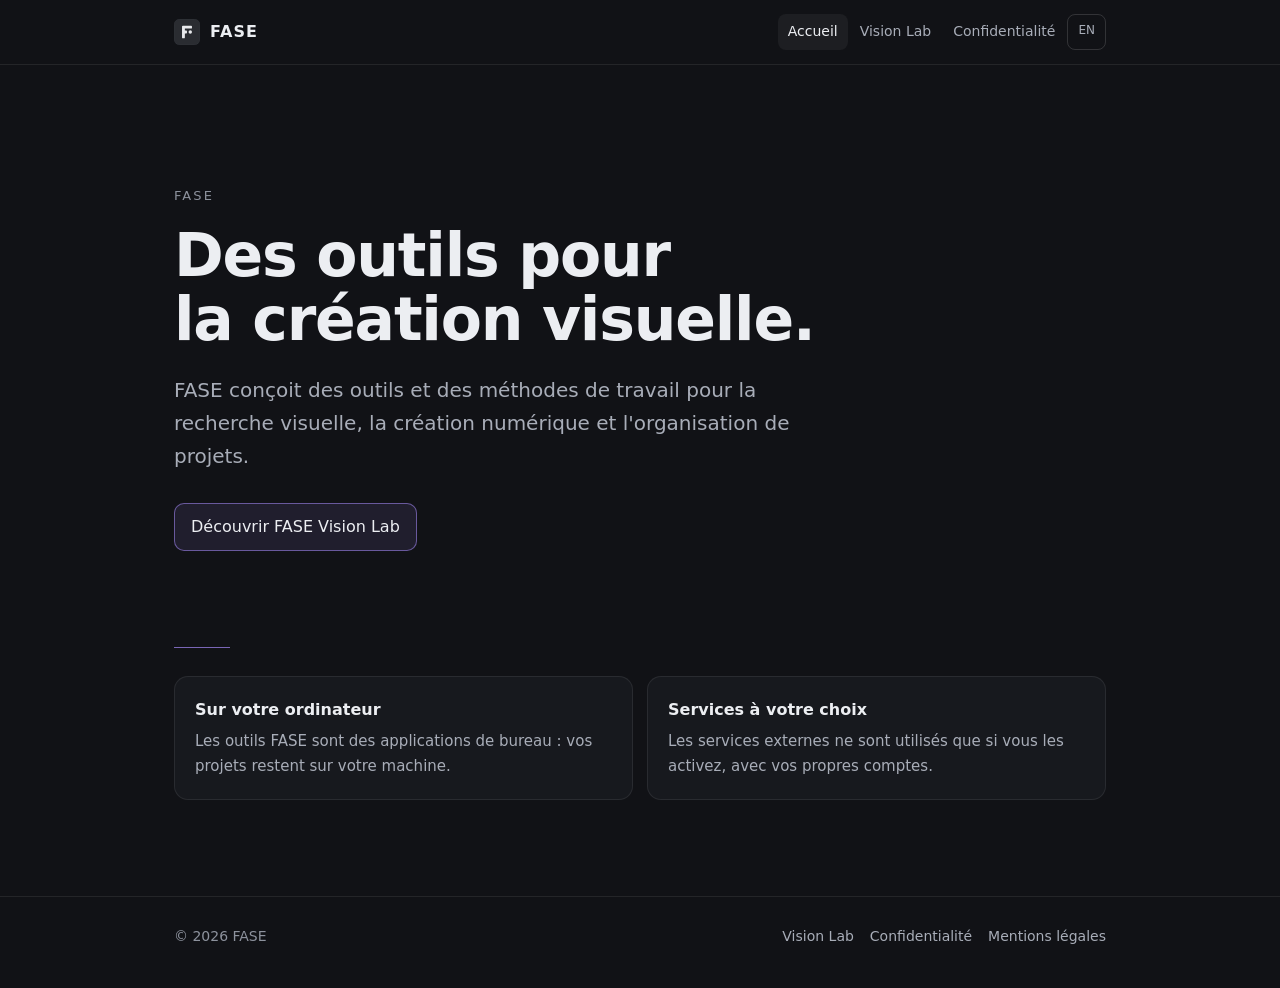
<file: index.html>
<!doctype html>
<html lang="fr">
<head>
<meta charset="utf-8">
<meta name="viewport" content="width=device-width, initial-scale=1">
<title>FASE</title>
<meta name="description" content="FASE conçoit des outils et des méthodes de travail pour la recherche visuelle, la création numérique et l'organisation de projets.">
<link rel="icon" href="assets/fase-mark.svg" type="image/svg+xml">
<link rel="alternate" hreflang="en" href="en/">
<link rel="stylesheet" href="assets/site.css">
</head>
<body>
<a class="skip" href="#contenu">Aller au contenu</a>
<header class="top"><div class="wrap">
  <a class="brand" href="./"><img src="assets/fase-mark.svg" alt="" width="26" height="26">FASE</a>
  <nav class="nav" aria-label="Navigation principale">
    <a href="./" aria-current="page">Accueil</a>
    <a href="vision-lab/">Vision Lab</a>
    <a href="vision-lab/confidentialite.html">Confidentialité</a>
    <a class="lang" href="en/" hreflang="en" lang="en">EN</a>
  </nav>
</div></header>

<main class="wrap" id="contenu">
  <section class="hero">
    <p class="eyebrow">FASE</p>
    <h1>Des outils pour<br>la création visuelle.</h1>
    <p class="lead">FASE conçoit des outils et des méthodes de travail pour la recherche visuelle, la création numérique et l'organisation de projets.</p>
    <a class="cta" href="vision-lab/">Découvrir FASE Vision Lab</a>
  </section>

  <hr class="rule">
  <div class="cards">
    <article class="card"><h3>Sur votre ordinateur</h3><p>Les outils FASE sont des applications de bureau : vos projets restent sur votre machine.</p></article>
    <article class="card"><h3>Services à votre choix</h3><p>Les services externes ne sont utilisés que si vous les activez, avec vos propres comptes.</p></article>
  </div>
</main>

<footer class="foot"><div class="wrap">
  <span>© 2026 FASE</span>
  <nav><a href="vision-lab/">Vision Lab</a><a href="vision-lab/confidentialite.html">Confidentialité</a><a href="mentions-legales.html">Mentions légales</a></nav>
</div></footer>
</body>
</html>
</file>
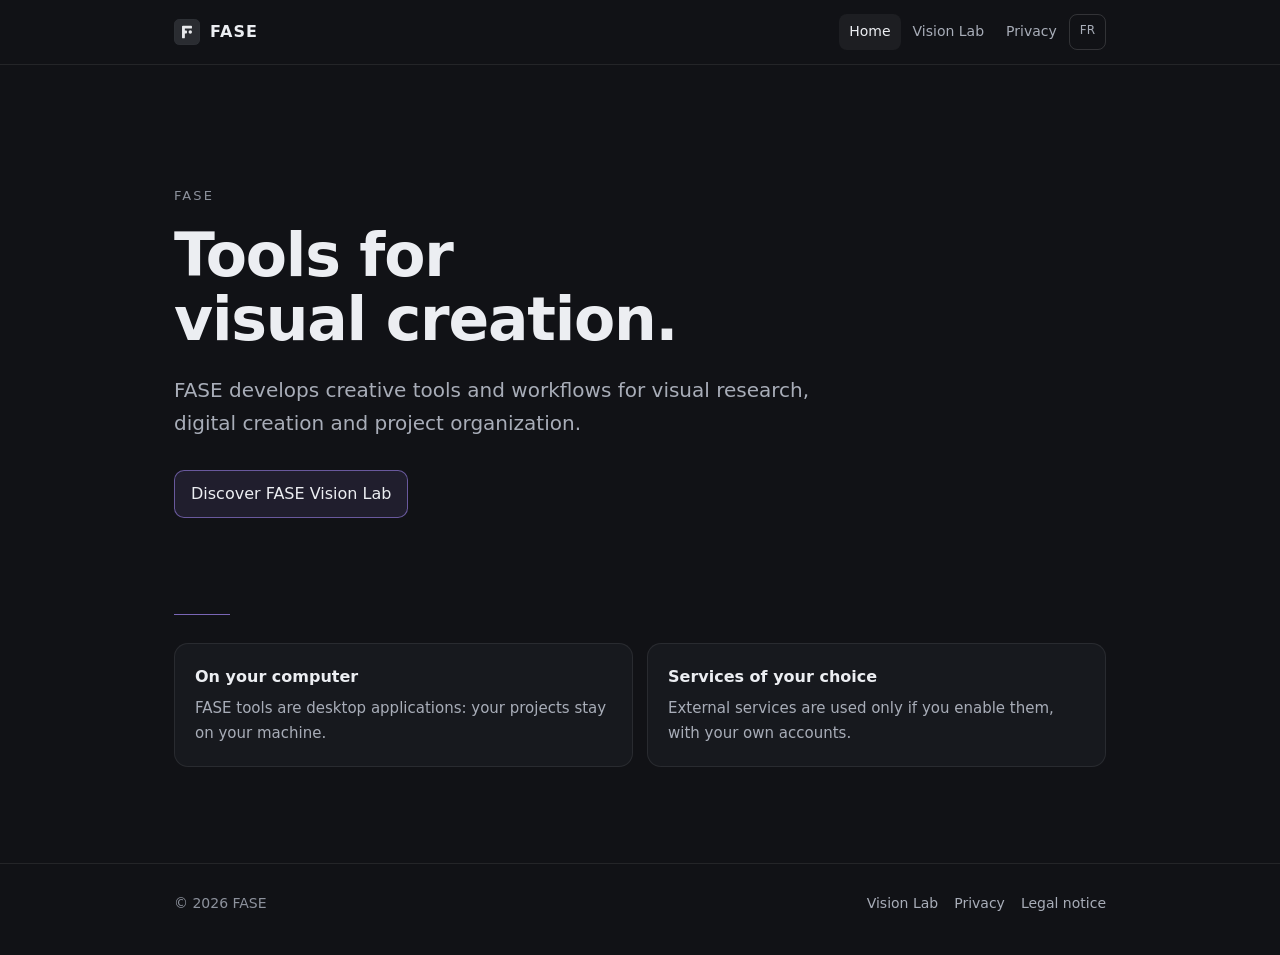
<file: en/index.html>
<!doctype html>
<html lang="en">
<head>
<meta charset="utf-8">
<meta name="viewport" content="width=device-width, initial-scale=1">
<title>FASE</title>
<meta name="description" content="FASE develops creative tools and workflows for visual research, digital creation and project organization.">
<link rel="icon" href="../assets/fase-mark.svg" type="image/svg+xml">
<link rel="alternate" hreflang="fr" href="../">
<link rel="stylesheet" href="../assets/site.css">
</head>
<body>
<a class="skip" href="#content">Skip to content</a>
<header class="top"><div class="wrap">
  <a class="brand" href="./"><img src="../assets/fase-mark.svg" alt="" width="26" height="26">FASE</a>
  <nav class="nav" aria-label="Main navigation">
    <a href="./" aria-current="page">Home</a>
    <a href="vision-lab/">Vision Lab</a>
    <a href="vision-lab/privacy.html">Privacy</a>
    <a class="lang" href="../" hreflang="fr" lang="fr">FR</a>
  </nav>
</div></header>

<main class="wrap" id="content">
  <section class="hero">
    <p class="eyebrow">FASE</p>
    <h1>Tools for<br>visual creation.</h1>
    <p class="lead">FASE develops creative tools and workflows for visual research, digital creation and project organization.</p>
    <a class="cta" href="vision-lab/">Discover FASE Vision Lab</a>
  </section>

  <hr class="rule">
  <div class="cards">
    <article class="card"><h3>On your computer</h3><p>FASE tools are desktop applications: your projects stay on your machine.</p></article>
    <article class="card"><h3>Services of your choice</h3><p>External services are used only if you enable them, with your own accounts.</p></article>
  </div>
</main>

<footer class="foot"><div class="wrap">
  <span>© 2026 FASE</span>
  <nav><a href="vision-lab/">Vision Lab</a><a href="vision-lab/privacy.html">Privacy</a><a href="legal.html">Legal notice</a></nav>
</div></footer>
</body>
</html>
</file>
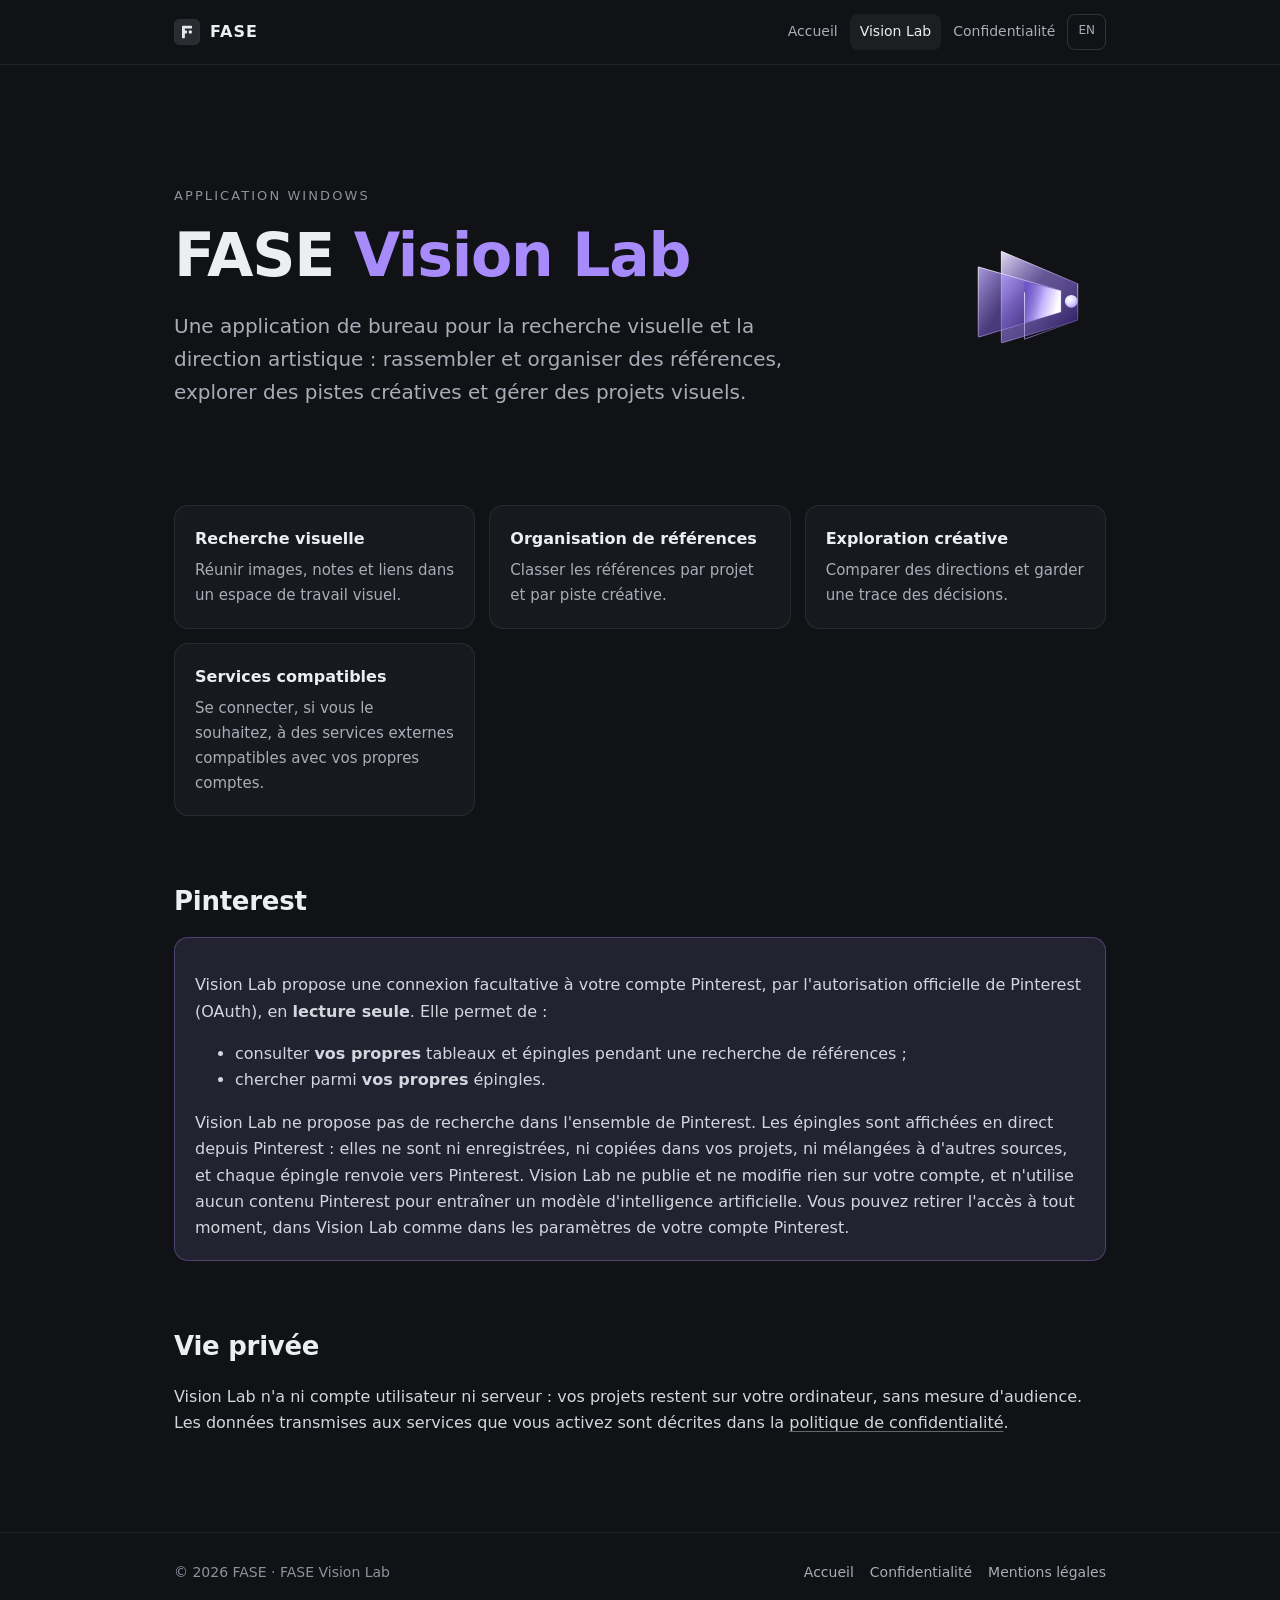
<file: vision-lab/index.html>
<!doctype html>
<html lang="fr">
<head>
<meta charset="utf-8">
<meta name="viewport" content="width=device-width, initial-scale=1">
<title>FASE Vision Lab</title>
<meta name="description" content="FASE Vision Lab : application Windows de recherche visuelle, d'organisation de références et de direction artistique.">
<link rel="icon" href="../assets/vision-lab-icon.svg" type="image/svg+xml">
<link rel="alternate" hreflang="en" href="../en/vision-lab/">
<link rel="stylesheet" href="../assets/site.css">
</head>
<body>
<a class="skip" href="#contenu">Aller au contenu</a>
<header class="top"><div class="wrap">
  <a class="brand" href="../"><img src="../assets/fase-mark.svg" alt="" width="26" height="26">FASE</a>
  <nav class="nav" aria-label="Navigation principale">
    <a href="../">Accueil</a>
    <a href="./" aria-current="page">Vision Lab</a>
    <a href="confidentialite.html">Confidentialité</a>
    <a class="lang" href="../en/vision-lab/" hreflang="en" lang="en">EN</a>
  </nav>
</div></header>

<main class="wrap" id="contenu">
  <section class="hero product">
    <div>
      <p class="eyebrow">Application Windows</p>
      <h1>FASE <span class="accent">Vision Lab</span></h1>
      <p class="lead">Une application de bureau pour la recherche visuelle et la direction artistique : rassembler et organiser des références, explorer des pistes créatives et gérer des projets visuels.</p>
    </div>
    <img src="../assets/vision-lab-symbol.svg" alt="Logo FASE Vision Lab" width="148" height="148">
  </section>

  <div class="cards">
    <article class="card"><h3>Recherche visuelle</h3><p>Réunir images, notes et liens dans un espace de travail visuel.</p></article>
    <article class="card"><h3>Organisation de références</h3><p>Classer les références par projet et par piste créative.</p></article>
    <article class="card"><h3>Exploration créative</h3><p>Comparer des directions et garder une trace des décisions.</p></article>
    <article class="card"><h3>Services compatibles</h3><p>Se connecter, si vous le souhaitez, à des services externes compatibles avec vos propres comptes.</p></article>
  </div>

  <h2 id="pinterest">Pinterest</h2>
  <div class="note">
    <p>Vision Lab propose une connexion facultative à votre compte Pinterest, par l'autorisation officielle de Pinterest (OAuth), en <b>lecture seule</b>. Elle permet de :</p>
    <ul>
      <li>consulter <b>vos propres</b> tableaux et épingles pendant une recherche de références ;</li>
      <li>chercher parmi <b>vos propres</b> épingles.</li>
    </ul>
    <p>Vision Lab ne propose pas de recherche dans l'ensemble de Pinterest. Les épingles sont affichées en direct depuis Pinterest : elles ne sont ni enregistrées, ni copiées dans vos projets, ni mélangées à d'autres sources, et chaque épingle renvoie vers Pinterest. Vision Lab ne publie et ne modifie rien sur votre compte, et n'utilise aucun contenu Pinterest pour entraîner un modèle d'intelligence artificielle. Vous pouvez retirer l'accès à tout moment, dans Vision Lab comme dans les paramètres de votre compte Pinterest.</p>
  </div>

  <h2>Vie privée</h2>
  <p>Vision Lab n'a ni compte utilisateur ni serveur : vos projets restent sur votre ordinateur, sans mesure d'audience. Les données transmises aux services que vous activez sont décrites dans la <a href="confidentialite.html">politique de confidentialité</a>.</p>
</main>

<footer class="foot"><div class="wrap">
  <span>© 2026 FASE · FASE Vision Lab</span>
  <nav><a href="../">Accueil</a><a href="confidentialite.html">Confidentialité</a><a href="../mentions-legales.html">Mentions légales</a></nav>
</div></footer>
</body>
</html>
</file>
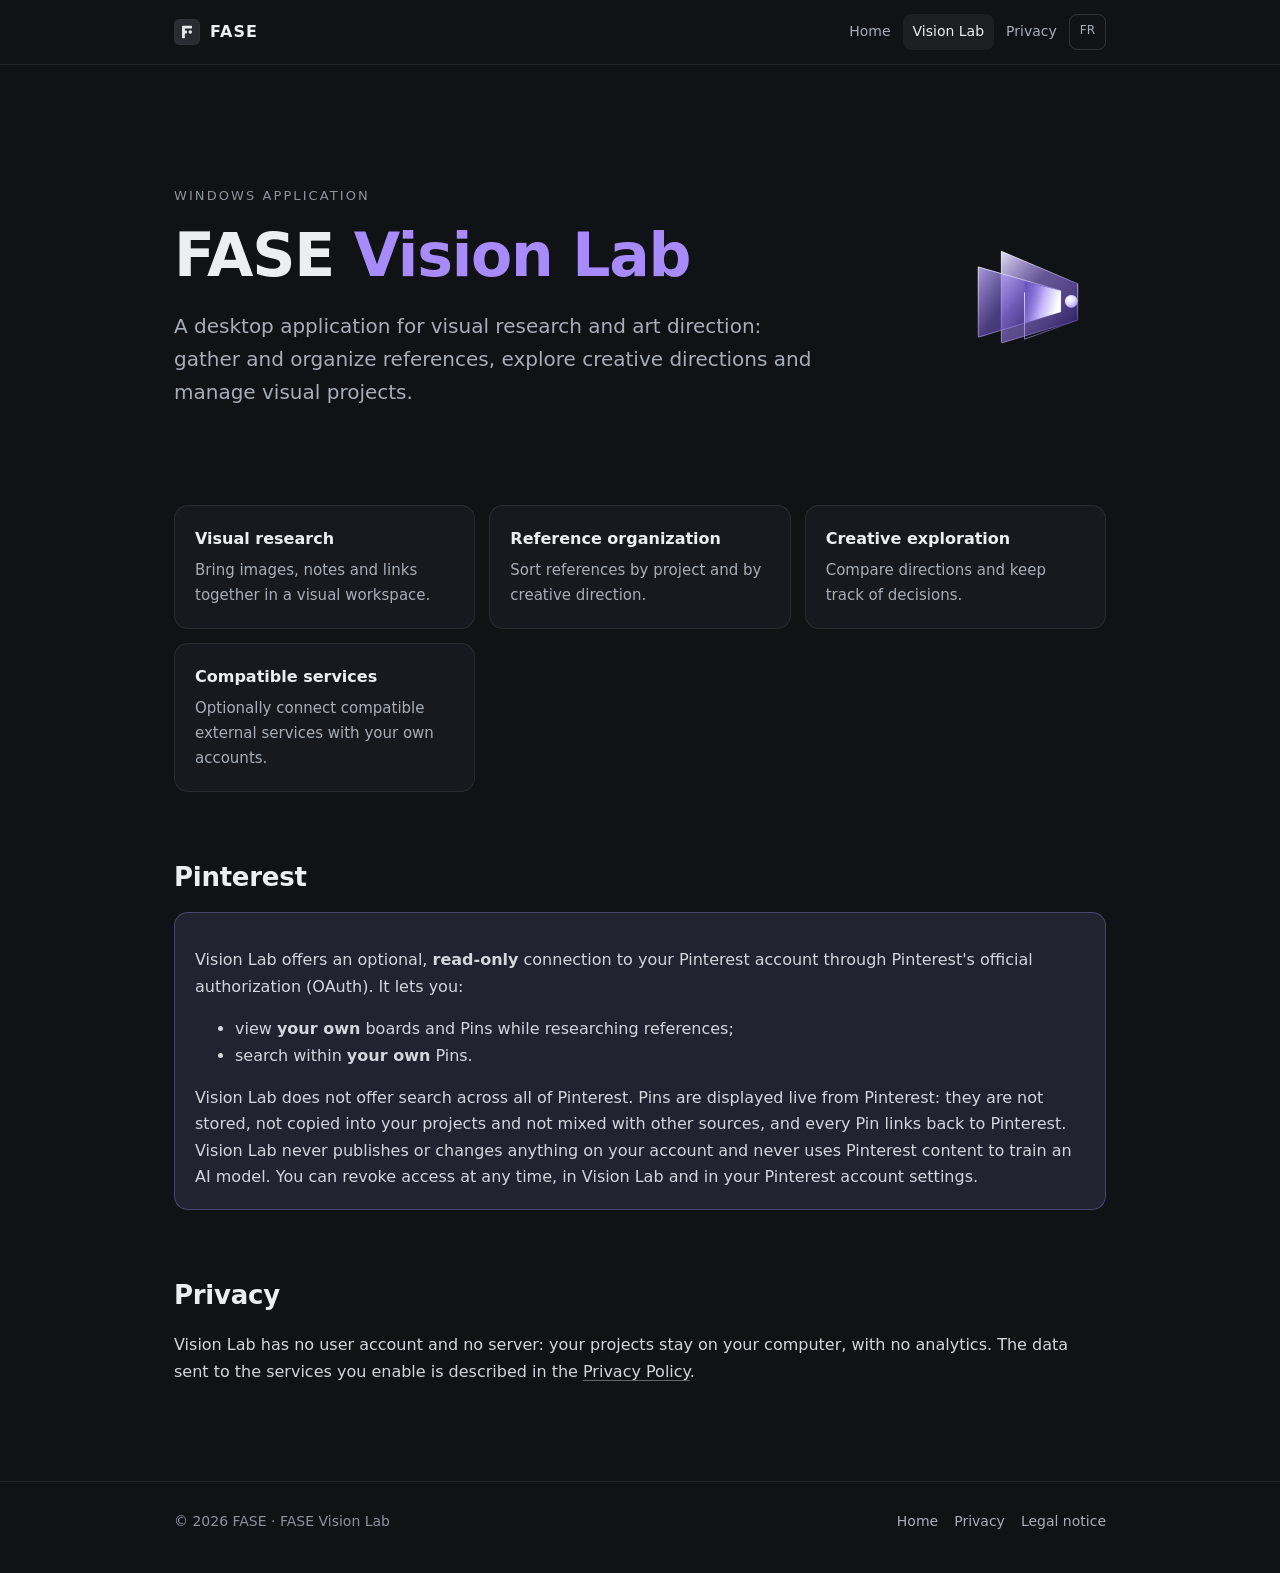
<file: en/vision-lab/index.html>
<!doctype html>
<html lang="en">
<head>
<meta charset="utf-8">
<meta name="viewport" content="width=device-width, initial-scale=1">
<title>FASE Vision Lab</title>
<meta name="description" content="FASE Vision Lab: a Windows application for visual research, reference organization and art direction.">
<link rel="icon" href="../../assets/vision-lab-icon.svg" type="image/svg+xml">
<link rel="alternate" hreflang="fr" href="../../vision-lab/">
<link rel="stylesheet" href="../../assets/site.css">
</head>
<body>
<a class="skip" href="#content">Skip to content</a>
<header class="top"><div class="wrap">
  <a class="brand" href="../"><img src="../../assets/fase-mark.svg" alt="" width="26" height="26">FASE</a>
  <nav class="nav" aria-label="Main navigation">
    <a href="../">Home</a>
    <a href="./" aria-current="page">Vision Lab</a>
    <a href="privacy.html">Privacy</a>
    <a class="lang" href="../../vision-lab/" hreflang="fr" lang="fr">FR</a>
  </nav>
</div></header>

<main class="wrap" id="content">
  <section class="hero product">
    <div>
      <p class="eyebrow">Windows application</p>
      <h1>FASE <span class="accent">Vision Lab</span></h1>
      <p class="lead">A desktop application for visual research and art direction: gather and organize references, explore creative directions and manage visual projects.</p>
    </div>
    <img src="../../assets/vision-lab-symbol.svg" alt="FASE Vision Lab logo" width="148" height="148">
  </section>

  <div class="cards">
    <article class="card"><h3>Visual research</h3><p>Bring images, notes and links together in a visual workspace.</p></article>
    <article class="card"><h3>Reference organization</h3><p>Sort references by project and by creative direction.</p></article>
    <article class="card"><h3>Creative exploration</h3><p>Compare directions and keep track of decisions.</p></article>
    <article class="card"><h3>Compatible services</h3><p>Optionally connect compatible external services with your own accounts.</p></article>
  </div>

  <h2 id="pinterest">Pinterest</h2>
  <div class="note">
    <p>Vision Lab offers an optional, <b>read-only</b> connection to your Pinterest account through Pinterest's official authorization (OAuth). It lets you:</p>
    <ul>
      <li>view <b>your own</b> boards and Pins while researching references;</li>
      <li>search within <b>your own</b> Pins.</li>
    </ul>
    <p>Vision Lab does not offer search across all of Pinterest. Pins are displayed live from Pinterest: they are not stored, not copied into your projects and not mixed with other sources, and every Pin links back to Pinterest. Vision Lab never publishes or changes anything on your account and never uses Pinterest content to train an AI model. You can revoke access at any time, in Vision Lab and in your Pinterest account settings.</p>
  </div>

  <h2>Privacy</h2>
  <p>Vision Lab has no user account and no server: your projects stay on your computer, with no analytics. The data sent to the services you enable is described in the <a href="privacy.html">Privacy Policy</a>.</p>
</main>

<footer class="foot"><div class="wrap">
  <span>© 2026 FASE · FASE Vision Lab</span>
  <nav><a href="../">Home</a><a href="privacy.html">Privacy</a><a href="../legal.html">Legal notice</a></nav>
</div></footer>
</body>
</html>
</file>
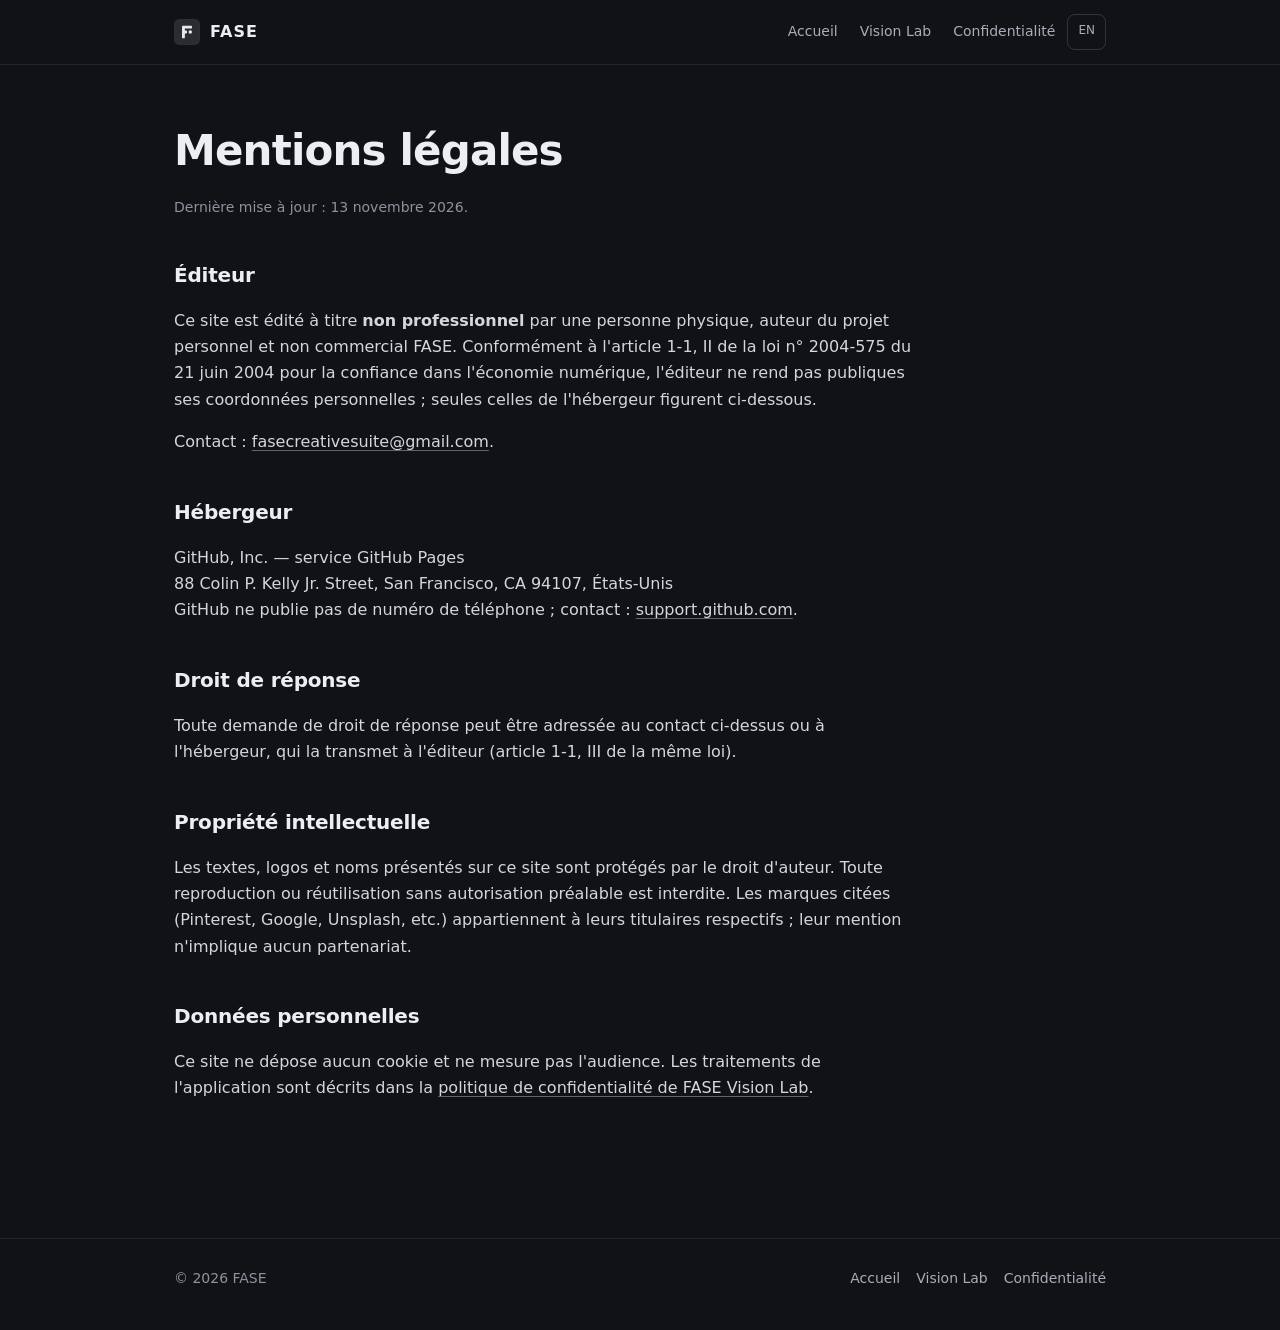
<file: mentions-legales.html>
<!doctype html>
<html lang="fr">
<head>
<meta charset="utf-8">
<meta name="viewport" content="width=device-width, initial-scale=1">
<title>Mentions légales · FASE</title>
<meta name="description" content="Mentions légales du site FASE.">
<link rel="icon" href="assets/fase-mark.svg" type="image/svg+xml">
<link rel="alternate" hreflang="en" href="en/legal.html">
<link rel="stylesheet" href="assets/site.css">
</head>
<body>
<a class="skip" href="#contenu">Aller au contenu</a>
<header class="top"><div class="wrap">
  <a class="brand" href="./"><img src="assets/fase-mark.svg" alt="" width="26" height="26">FASE</a>
  <nav class="nav" aria-label="Navigation principale">
    <a href="./">Accueil</a>
    <a href="vision-lab/">Vision Lab</a>
    <a href="vision-lab/confidentialite.html">Confidentialité</a>
    <a class="lang" href="en/legal.html" hreflang="en" lang="en">EN</a>
  </nav>
</div></header>

<main class="wrap" id="contenu"><article class="doc">
  <h1>Mentions légales</h1>
  <p class="updated">Dernière mise à jour : 13 novembre 2026.</p>

  <h2>Éditeur</h2>
  <p>Ce site est édité à titre <b>non professionnel</b> par une personne physique, auteur du projet personnel et non commercial FASE. Conformément à l'article 1-1, II de la loi n° 2004-575 du 21 juin 2004 pour la confiance dans l'économie numérique, l'éditeur ne rend pas publiques ses coordonnées personnelles ; seules celles de l'hébergeur figurent ci-dessous.</p>
  <p>Contact : <a href="mailto:fasecreativesuite@gmail.com">fasecreativesuite@gmail.com</a>.</p>

  <h2>Hébergeur</h2>
  <p>GitHub, Inc. — service GitHub Pages<br>
  88 Colin P. Kelly Jr. Street, San Francisco, CA 94107, États-Unis<br>
  GitHub ne publie pas de numéro de téléphone ; contact : <a href="https://support.github.com">support.github.com</a>.</p>

  <h2>Droit de réponse</h2>
  <p>Toute demande de droit de réponse peut être adressée au contact ci-dessus ou à l'hébergeur, qui la transmet à l'éditeur (article 1-1, III de la même loi).</p>

  <h2>Propriété intellectuelle</h2>
  <p>Les textes, logos et noms présentés sur ce site sont protégés par le droit d'auteur. Toute reproduction ou réutilisation sans autorisation préalable est interdite. Les marques citées (Pinterest, Google, Unsplash, etc.) appartiennent à leurs titulaires respectifs ; leur mention n'implique aucun partenariat.</p>

  <h2>Données personnelles</h2>
  <p>Ce site ne dépose aucun cookie et ne mesure pas l'audience. Les traitements de l'application sont décrits dans la <a href="vision-lab/confidentialite.html">politique de confidentialité de FASE Vision Lab</a>.</p>
</article></main>

<footer class="foot"><div class="wrap">
  <span>© 2026 FASE</span>
  <nav><a href="./">Accueil</a><a href="vision-lab/">Vision Lab</a><a href="vision-lab/confidentialite.html">Confidentialité</a></nav>
</div></footer>
</body>
</html>
</file>
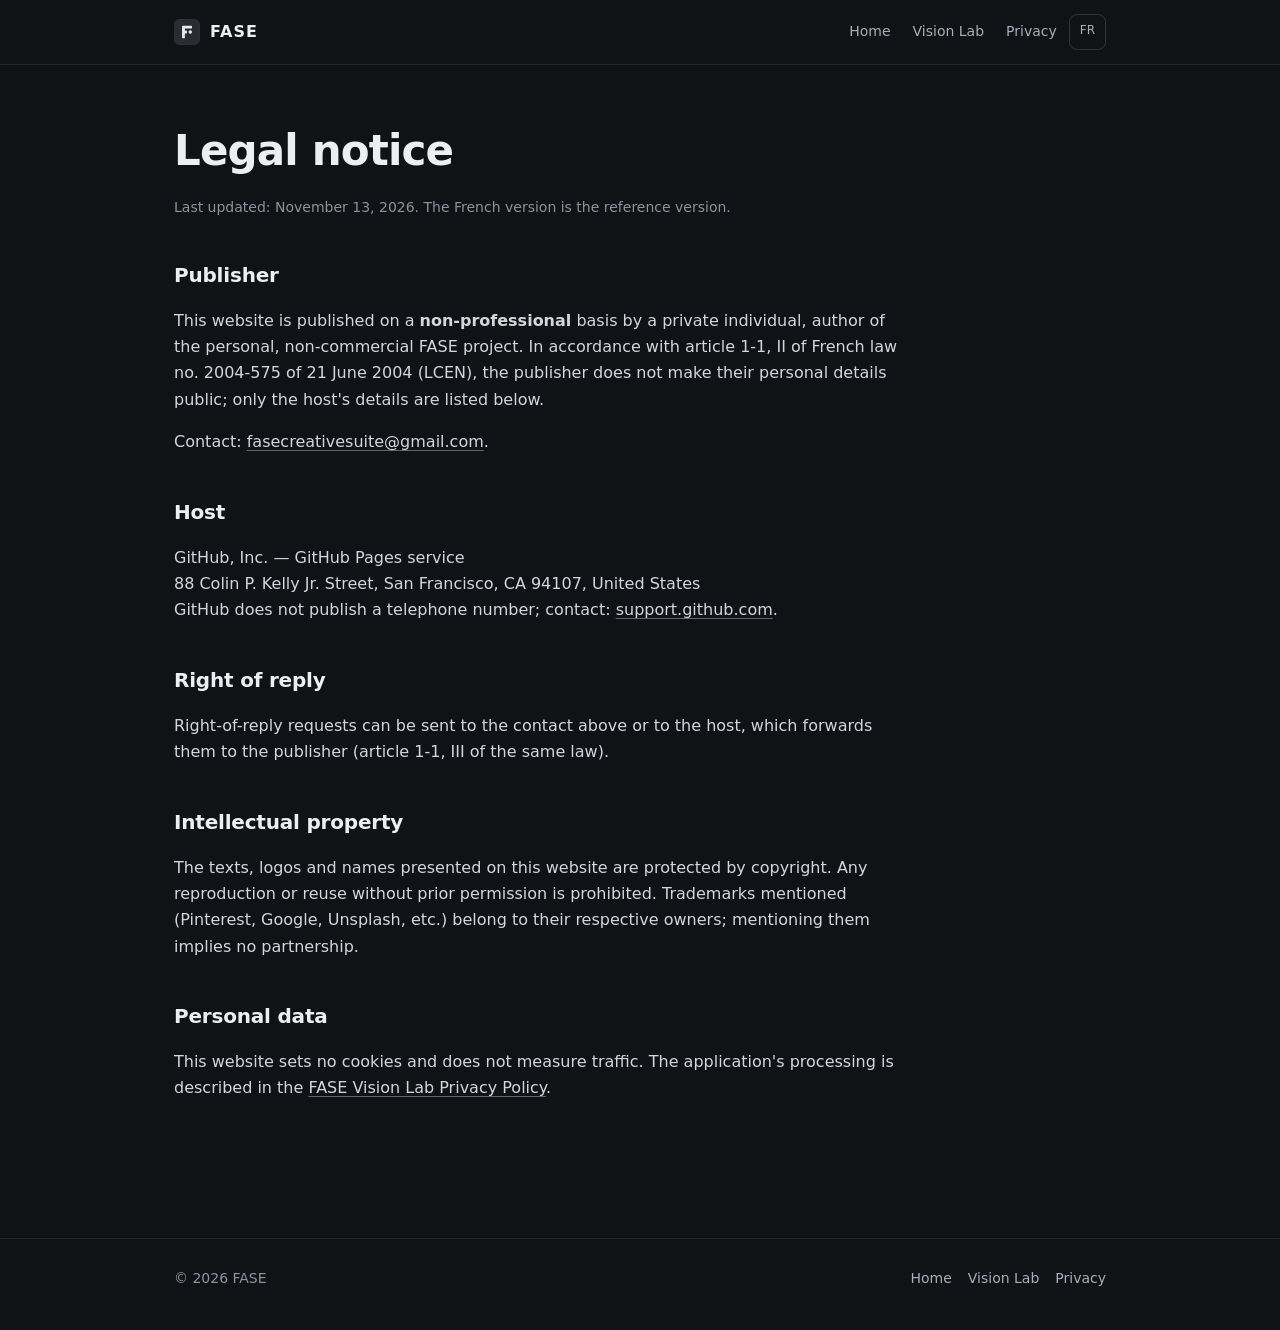
<file: en/legal.html>
<!doctype html>
<html lang="en">
<head>
<meta charset="utf-8">
<meta name="viewport" content="width=device-width, initial-scale=1">
<title>Legal notice · FASE</title>
<meta name="description" content="Legal notice of the FASE website.">
<link rel="icon" href="../assets/fase-mark.svg" type="image/svg+xml">
<link rel="alternate" hreflang="fr" href="../mentions-legales.html">
<link rel="stylesheet" href="../assets/site.css">
</head>
<body>
<a class="skip" href="#content">Skip to content</a>
<header class="top"><div class="wrap">
  <a class="brand" href="./"><img src="../assets/fase-mark.svg" alt="" width="26" height="26">FASE</a>
  <nav class="nav" aria-label="Main navigation">
    <a href="./">Home</a>
    <a href="vision-lab/">Vision Lab</a>
    <a href="vision-lab/privacy.html">Privacy</a>
    <a class="lang" href="../mentions-legales.html" hreflang="fr" lang="fr">FR</a>
  </nav>
</div></header>

<main class="wrap" id="content"><article class="doc">
  <h1>Legal notice</h1>
  <p class="updated">Last updated: November 13, 2026. The French version is the reference version.</p>

  <h2>Publisher</h2>
  <p>This website is published on a <b>non-professional</b> basis by a private individual, author of the personal, non-commercial FASE project. In accordance with article 1-1, II of French law no. 2004-575 of 21 June 2004 (LCEN), the publisher does not make their personal details public; only the host's details are listed below.</p>
  <p>Contact: <a href="mailto:fasecreativesuite@gmail.com">fasecreativesuite@gmail.com</a>.</p>

  <h2>Host</h2>
  <p>GitHub, Inc. — GitHub Pages service<br>
  88 Colin P. Kelly Jr. Street, San Francisco, CA 94107, United States<br>
  GitHub does not publish a telephone number; contact: <a href="https://support.github.com">support.github.com</a>.</p>

  <h2>Right of reply</h2>
  <p>Right-of-reply requests can be sent to the contact above or to the host, which forwards them to the publisher (article 1-1, III of the same law).</p>

  <h2>Intellectual property</h2>
  <p>The texts, logos and names presented on this website are protected by copyright. Any reproduction or reuse without prior permission is prohibited. Trademarks mentioned (Pinterest, Google, Unsplash, etc.) belong to their respective owners; mentioning them implies no partnership.</p>

  <h2>Personal data</h2>
  <p>This website sets no cookies and does not measure traffic. The application's processing is described in the <a href="vision-lab/privacy.html">FASE Vision Lab Privacy Policy</a>.</p>
</article></main>

<footer class="foot"><div class="wrap">
  <span>© 2026 FASE</span>
  <nav><a href="./">Home</a><a href="vision-lab/">Vision Lab</a><a href="vision-lab/privacy.html">Privacy</a></nav>
</div></footer>
</body>
</html>
</file>
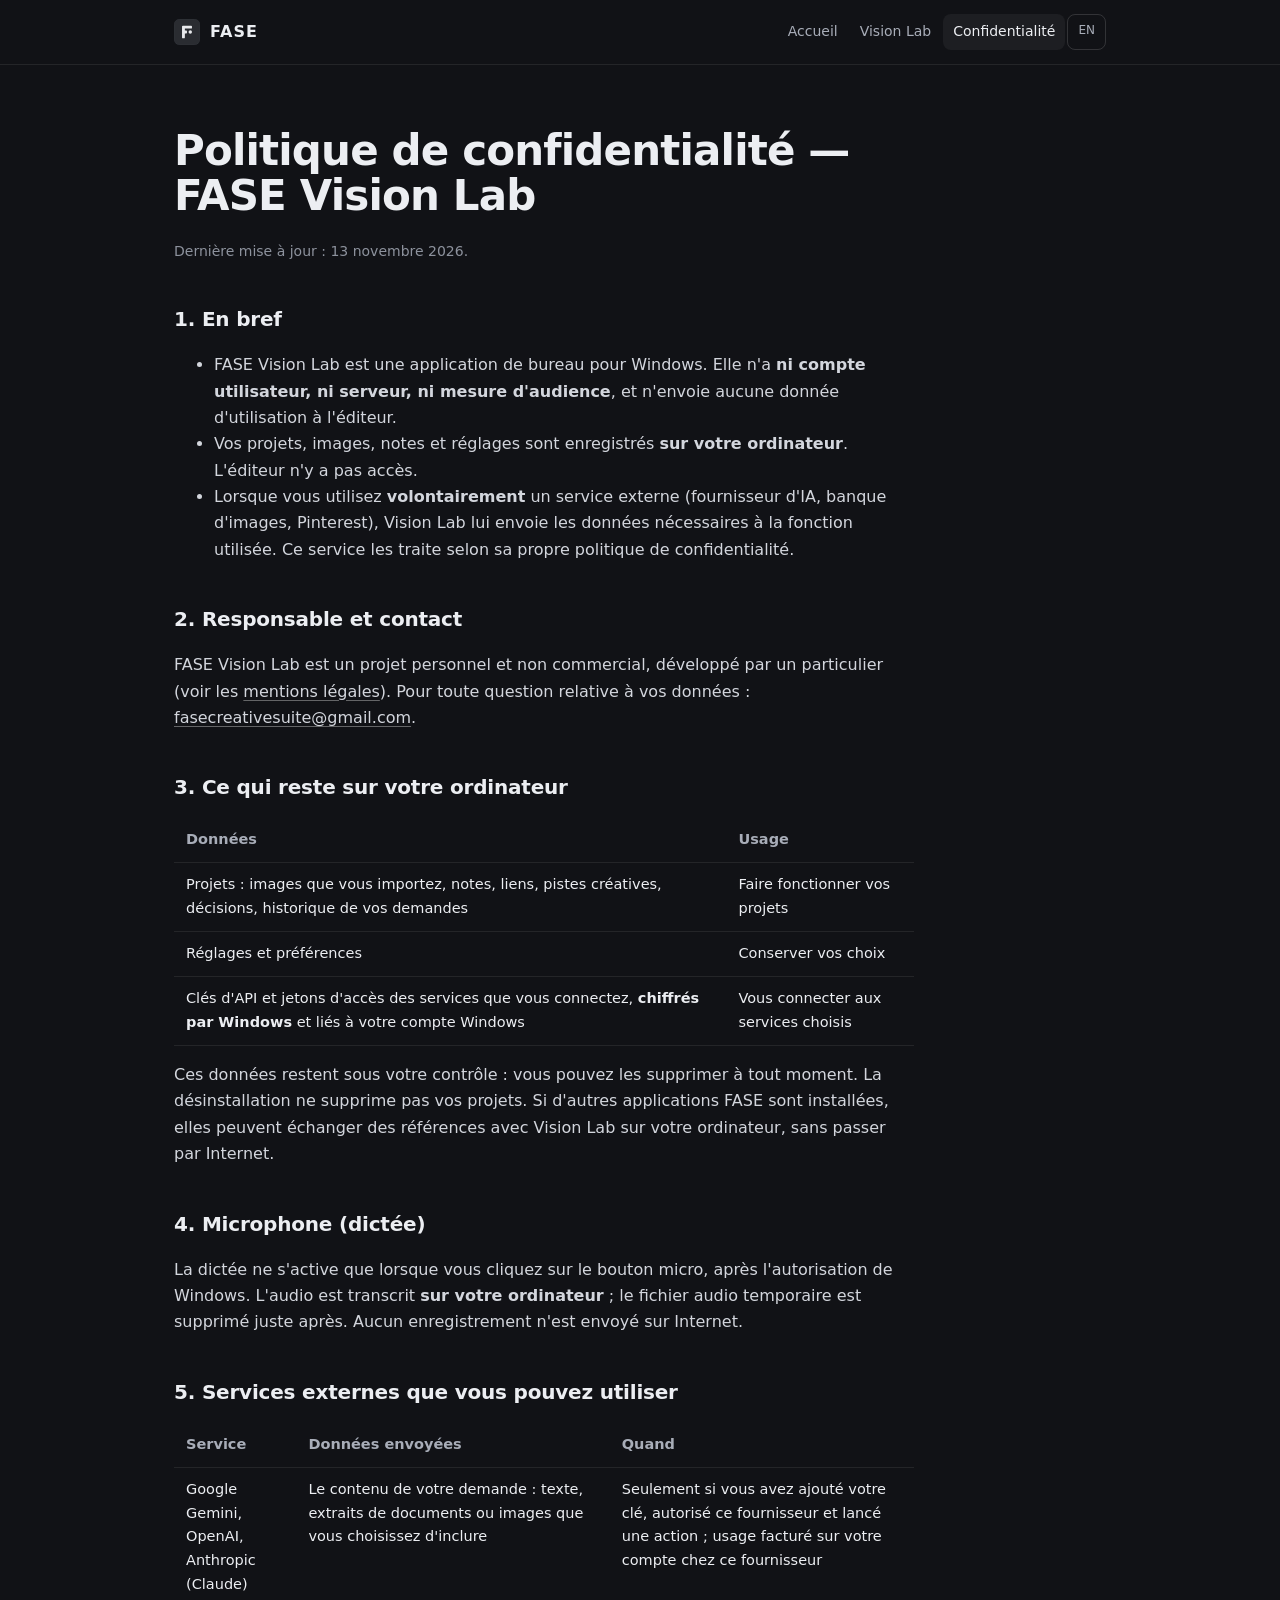
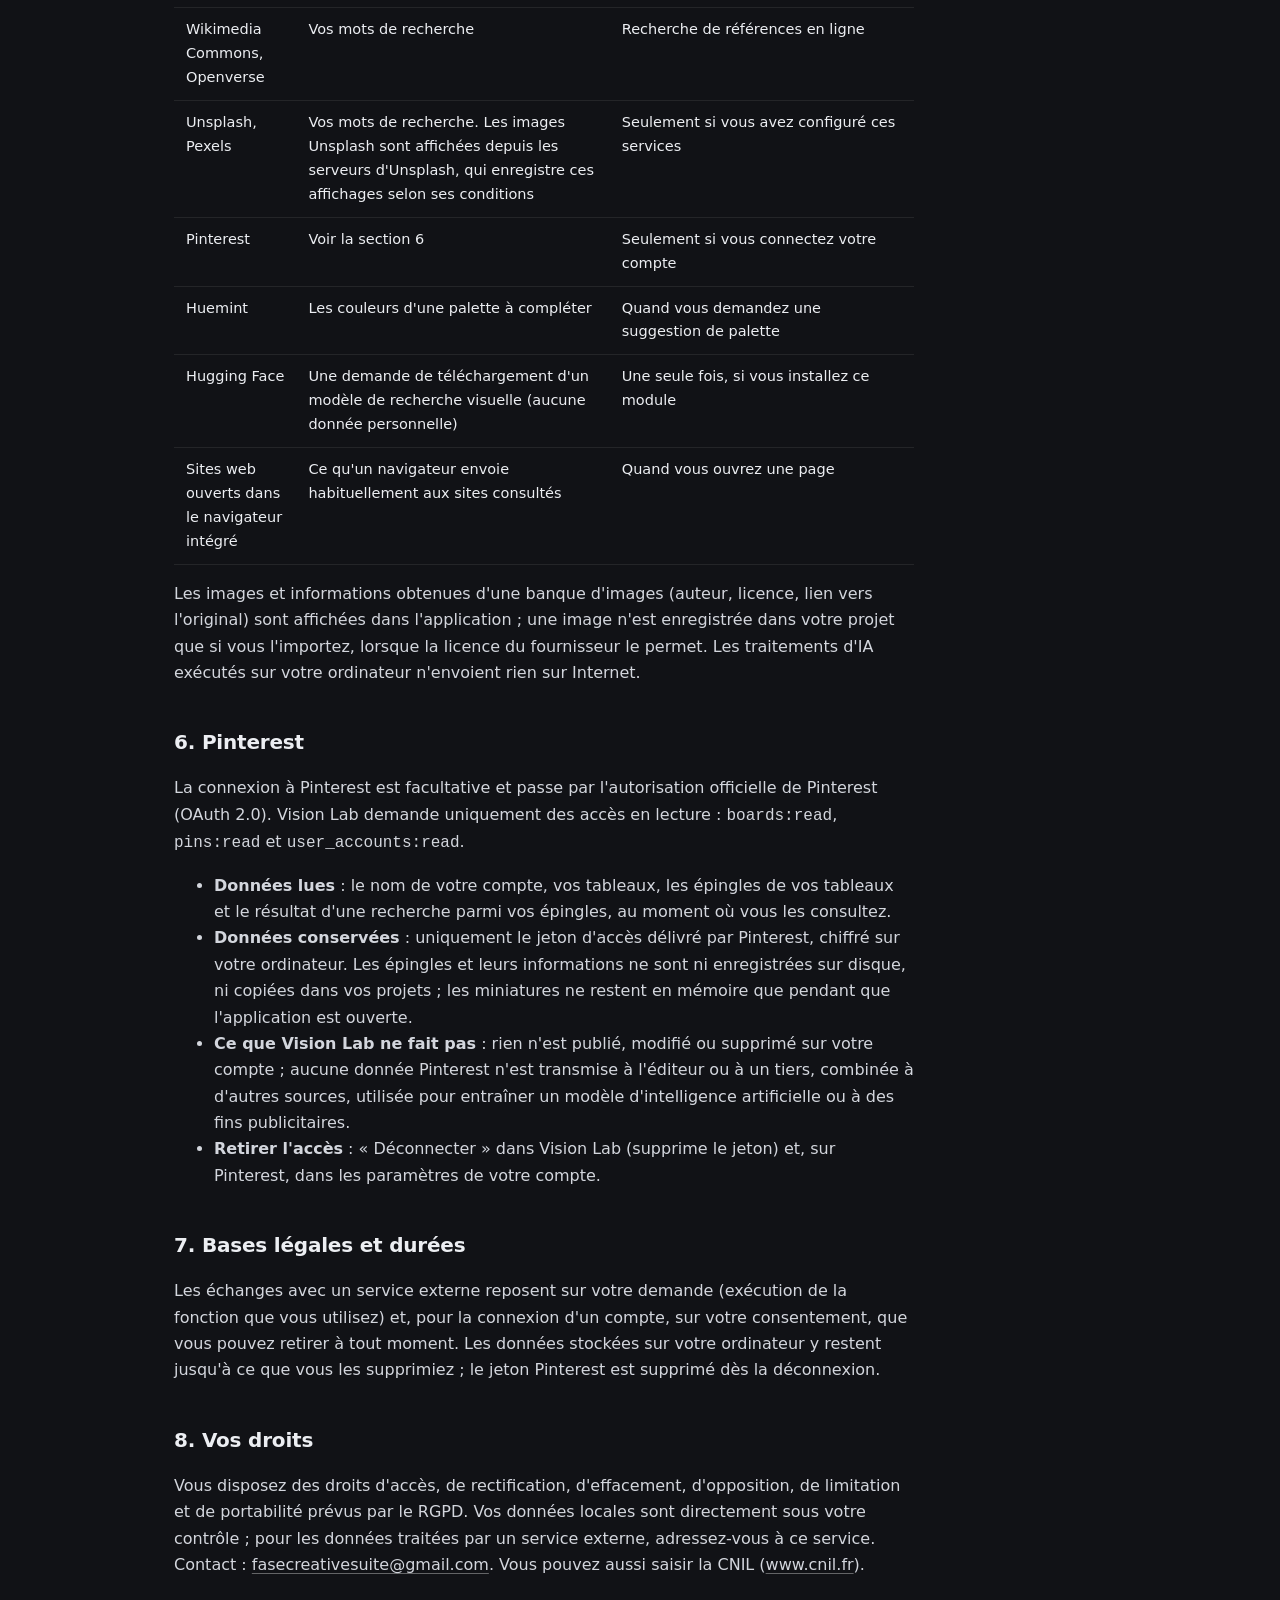
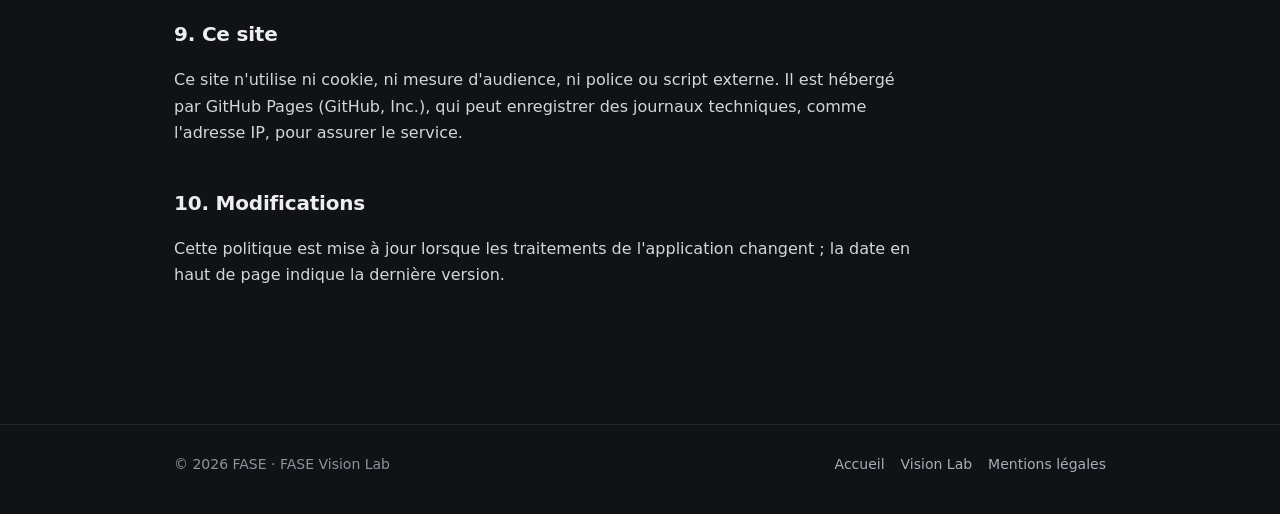
<file: vision-lab/confidentialite.html>
<!doctype html>
<html lang="fr">
<head>
<meta charset="utf-8">
<meta name="viewport" content="width=device-width, initial-scale=1">
<title>Confidentialité · FASE Vision Lab</title>
<meta name="description" content="Politique de confidentialité de FASE Vision Lab.">
<link rel="icon" href="../assets/vision-lab-icon.svg" type="image/svg+xml">
<link rel="alternate" hreflang="en" href="../en/vision-lab/privacy.html">
<link rel="stylesheet" href="../assets/site.css">
</head>
<body>
<a class="skip" href="#contenu">Aller au contenu</a>
<header class="top"><div class="wrap">
  <a class="brand" href="../"><img src="../assets/fase-mark.svg" alt="" width="26" height="26">FASE</a>
  <nav class="nav" aria-label="Navigation principale">
    <a href="../">Accueil</a>
    <a href="./">Vision Lab</a>
    <a href="confidentialite.html" aria-current="page">Confidentialité</a>
    <a class="lang" href="../en/vision-lab/privacy.html" hreflang="en" lang="en">EN</a>
  </nav>
</div></header>

<main class="wrap" id="contenu"><article class="doc">
  <h1>Politique de confidentialité — FASE Vision Lab</h1>
  <p class="updated">Dernière mise à jour : 13 novembre 2026.</p>

  <h2>1. En bref</h2>
  <ul>
    <li>FASE Vision Lab est une application de bureau pour Windows. Elle n'a <b>ni compte utilisateur, ni serveur, ni mesure d'audience</b>, et n'envoie aucune donnée d'utilisation à l'éditeur.</li>
    <li>Vos projets, images, notes et réglages sont enregistrés <b>sur votre ordinateur</b>. L'éditeur n'y a pas accès.</li>
    <li>Lorsque vous utilisez <b>volontairement</b> un service externe (fournisseur d'IA, banque d'images, Pinterest), Vision Lab lui envoie les données nécessaires à la fonction utilisée. Ce service les traite selon sa propre politique de confidentialité.</li>
  </ul>

  <h2>2. Responsable et contact</h2>
  <p>FASE Vision Lab est un projet personnel et non commercial, développé par un particulier (voir les <a href="../mentions-legales.html">mentions légales</a>). Pour toute question relative à vos données : <a href="mailto:fasecreativesuite@gmail.com">fasecreativesuite@gmail.com</a>.</p>

  <h2>3. Ce qui reste sur votre ordinateur</h2>
  <table>
    <tr><th>Données</th><th>Usage</th></tr>
    <tr><td>Projets : images que vous importez, notes, liens, pistes créatives, décisions, historique de vos demandes</td><td>Faire fonctionner vos projets</td></tr>
    <tr><td>Réglages et préférences</td><td>Conserver vos choix</td></tr>
    <tr><td>Clés d'API et jetons d'accès des services que vous connectez, <b>chiffrés par Windows</b> et liés à votre compte Windows</td><td>Vous connecter aux services choisis</td></tr>
  </table>
  <p>Ces données restent sous votre contrôle : vous pouvez les supprimer à tout moment. La désinstallation ne supprime pas vos projets. Si d'autres applications FASE sont installées, elles peuvent échanger des références avec Vision Lab sur votre ordinateur, sans passer par Internet.</p>

  <h2>4. Microphone (dictée)</h2>
  <p>La dictée ne s'active que lorsque vous cliquez sur le bouton micro, après l'autorisation de Windows. L'audio est transcrit <b>sur votre ordinateur</b> ; le fichier audio temporaire est supprimé juste après. Aucun enregistrement n'est envoyé sur Internet.</p>

  <h2>5. Services externes que vous pouvez utiliser</h2>
  <table>
    <tr><th>Service</th><th>Données envoyées</th><th>Quand</th></tr>
    <tr><td>Google Gemini, OpenAI, Anthropic (Claude)</td><td>Le contenu de votre demande : texte, extraits de documents ou images que vous choisissez d'inclure</td><td>Seulement si vous avez ajouté votre clé, autorisé ce fournisseur et lancé une action ; usage facturé sur votre compte chez ce fournisseur</td></tr>
    <tr><td>Wikimedia Commons, Openverse</td><td>Vos mots de recherche</td><td>Recherche de références en ligne</td></tr>
    <tr><td>Unsplash, Pexels</td><td>Vos mots de recherche. Les images Unsplash sont affichées depuis les serveurs d'Unsplash, qui enregistre ces affichages selon ses conditions</td><td>Seulement si vous avez configuré ces services</td></tr>
    <tr><td>Pinterest</td><td>Voir la section 6</td><td>Seulement si vous connectez votre compte</td></tr>
    <tr><td>Huemint</td><td>Les couleurs d'une palette à compléter</td><td>Quand vous demandez une suggestion de palette</td></tr>
    <tr><td>Hugging Face</td><td>Une demande de téléchargement d'un modèle de recherche visuelle (aucune donnée personnelle)</td><td>Une seule fois, si vous installez ce module</td></tr>
    <tr><td>Sites web ouverts dans le navigateur intégré</td><td>Ce qu'un navigateur envoie habituellement aux sites consultés</td><td>Quand vous ouvrez une page</td></tr>
  </table>
  <p>Les images et informations obtenues d'une banque d'images (auteur, licence, lien vers l'original) sont affichées dans l'application ; une image n'est enregistrée dans votre projet que si vous l'importez, lorsque la licence du fournisseur le permet. Les traitements d'IA exécutés sur votre ordinateur n'envoient rien sur Internet.</p>

  <h2 id="pinterest">6. Pinterest</h2>
  <p>La connexion à Pinterest est facultative et passe par l'autorisation officielle de Pinterest (OAuth 2.0). Vision Lab demande uniquement des accès en lecture : <code>boards:read</code>, <code>pins:read</code> et <code>user_accounts:read</code>.</p>
  <ul>
    <li><b>Données lues</b> : le nom de votre compte, vos tableaux, les épingles de vos tableaux et le résultat d'une recherche parmi vos épingles, au moment où vous les consultez.</li>
    <li><b>Données conservées</b> : uniquement le jeton d'accès délivré par Pinterest, chiffré sur votre ordinateur. Les épingles et leurs informations ne sont ni enregistrées sur disque, ni copiées dans vos projets ; les miniatures ne restent en mémoire que pendant que l'application est ouverte.</li>
    <li><b>Ce que Vision Lab ne fait pas</b> : rien n'est publié, modifié ou supprimé sur votre compte ; aucune donnée Pinterest n'est transmise à l'éditeur ou à un tiers, combinée à d'autres sources, utilisée pour entraîner un modèle d'intelligence artificielle ou à des fins publicitaires.</li>
    <li><b>Retirer l'accès</b> : « Déconnecter » dans Vision Lab (supprime le jeton) et, sur Pinterest, dans les paramètres de votre compte.</li>
  </ul>

  <h2>7. Bases légales et durées</h2>
  <p>Les échanges avec un service externe reposent sur votre demande (exécution de la fonction que vous utilisez) et, pour la connexion d'un compte, sur votre consentement, que vous pouvez retirer à tout moment. Les données stockées sur votre ordinateur y restent jusqu'à ce que vous les supprimiez ; le jeton Pinterest est supprimé dès la déconnexion.</p>

  <h2>8. Vos droits</h2>
  <p>Vous disposez des droits d'accès, de rectification, d'effacement, d'opposition, de limitation et de portabilité prévus par le RGPD. Vos données locales sont directement sous votre contrôle ; pour les données traitées par un service externe, adressez-vous à ce service. Contact : <a href="mailto:fasecreativesuite@gmail.com">fasecreativesuite@gmail.com</a>. Vous pouvez aussi saisir la CNIL (<a href="https://www.cnil.fr">www.cnil.fr</a>).</p>

  <h2>9. Ce site</h2>
  <p>Ce site n'utilise ni cookie, ni mesure d'audience, ni police ou script externe. Il est hébergé par GitHub Pages (GitHub, Inc.), qui peut enregistrer des journaux techniques, comme l'adresse IP, pour assurer le service.</p>

  <h2>10. Modifications</h2>
  <p>Cette politique est mise à jour lorsque les traitements de l'application changent ; la date en haut de page indique la dernière version.</p>
</article></main>

<footer class="foot"><div class="wrap">
  <span>© 2026 FASE · FASE Vision Lab</span>
  <nav><a href="../">Accueil</a><a href="./">Vision Lab</a><a href="../mentions-legales.html">Mentions légales</a></nav>
</div></footer>
</body>
</html>
</file>
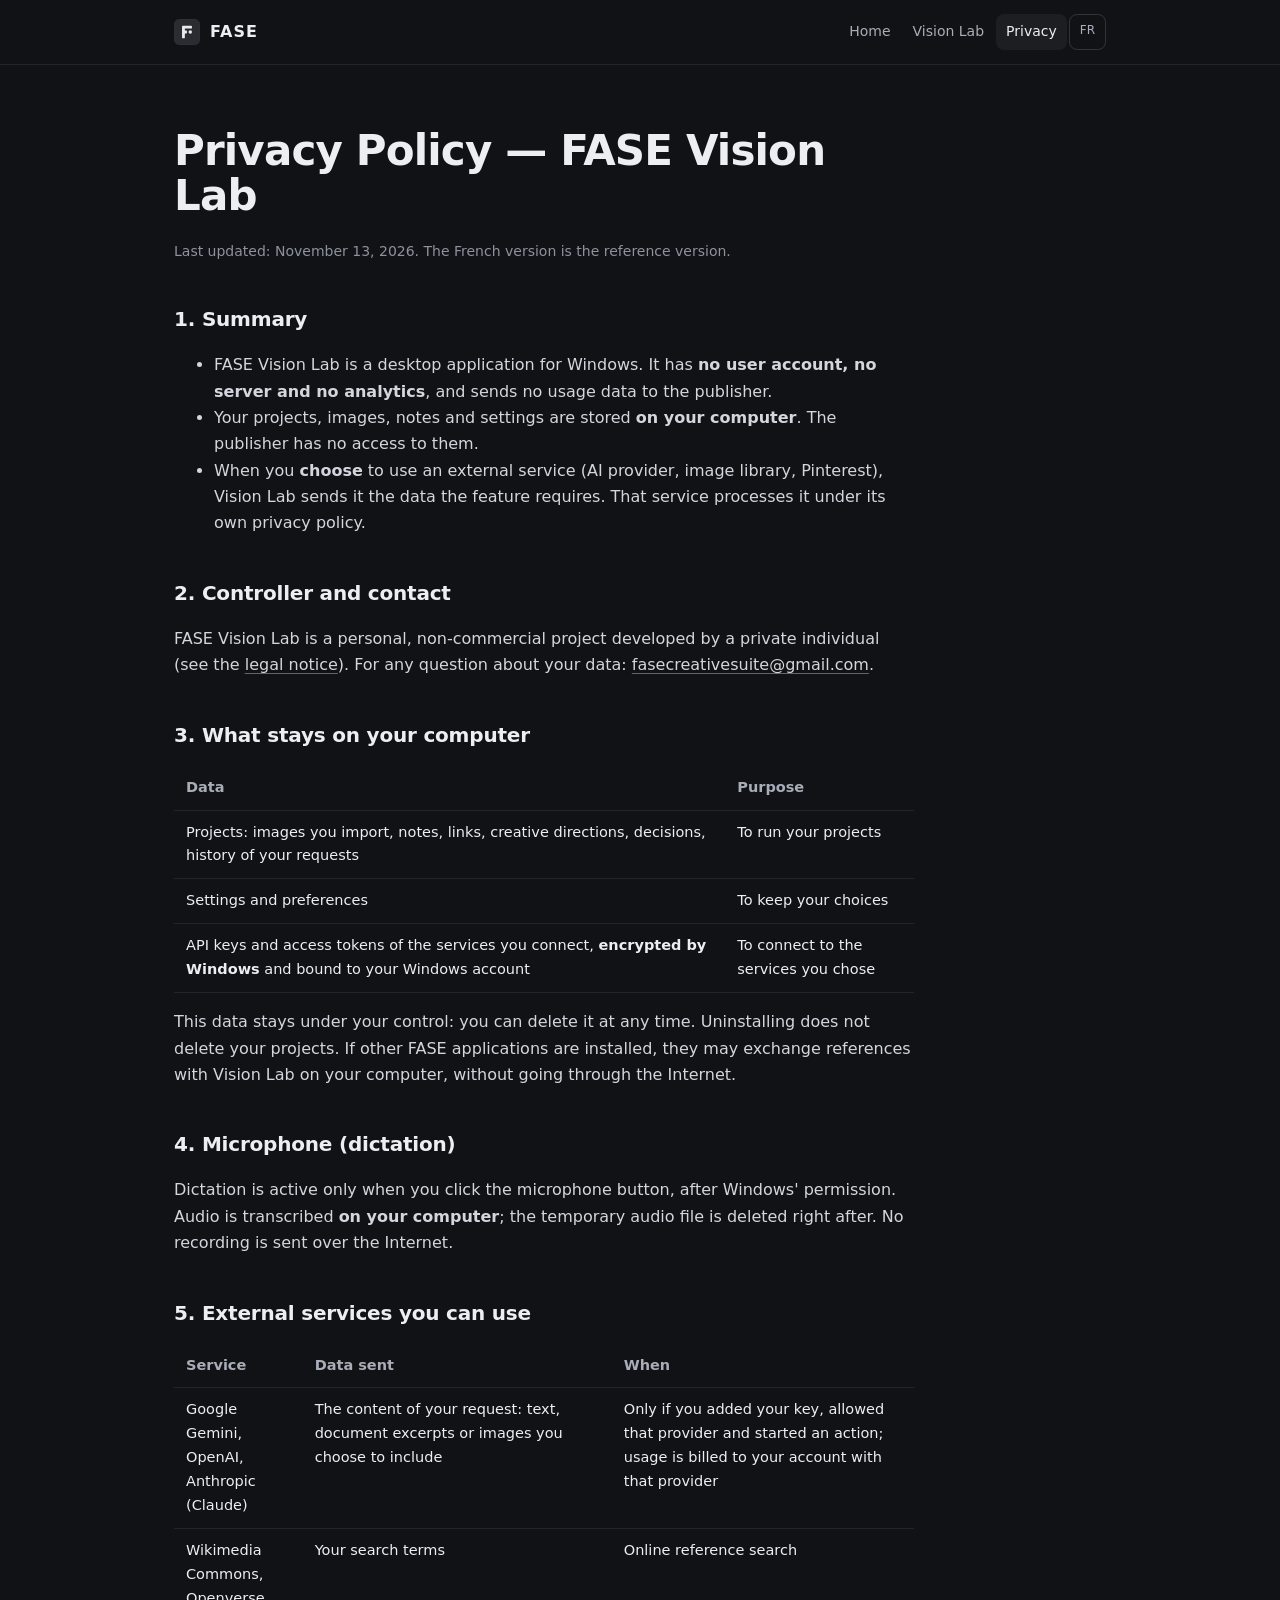
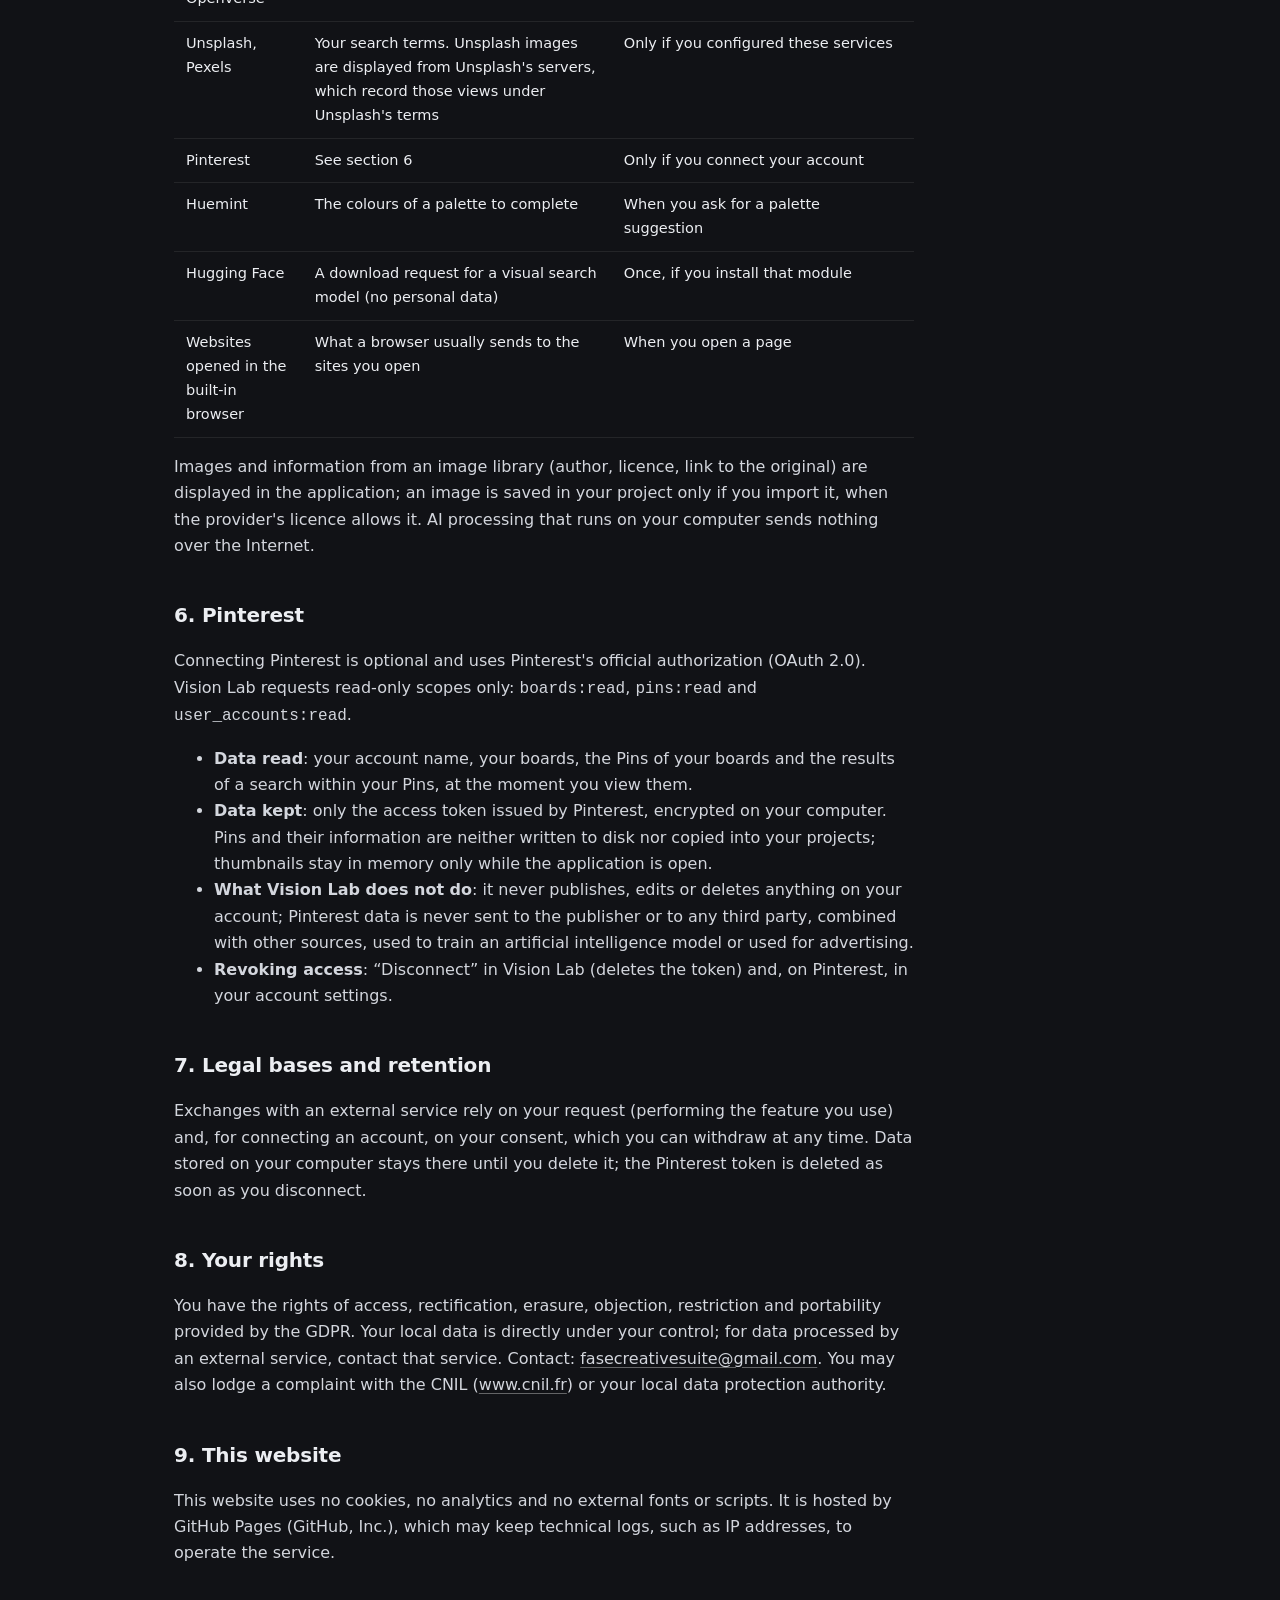
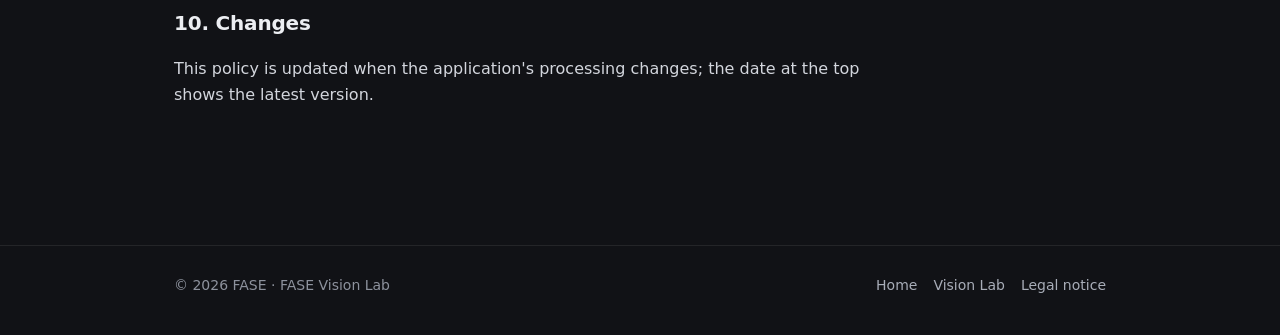
<file: en/vision-lab/privacy.html>
<!doctype html>
<html lang="en">
<head>
<meta charset="utf-8">
<meta name="viewport" content="width=device-width, initial-scale=1">
<title>Privacy Policy · FASE Vision Lab</title>
<meta name="description" content="Privacy Policy of FASE Vision Lab.">
<link rel="icon" href="../../assets/vision-lab-icon.svg" type="image/svg+xml">
<link rel="alternate" hreflang="fr" href="../../vision-lab/confidentialite.html">
<link rel="stylesheet" href="../../assets/site.css">
</head>
<body>
<a class="skip" href="#content">Skip to content</a>
<header class="top"><div class="wrap">
  <a class="brand" href="../"><img src="../../assets/fase-mark.svg" alt="" width="26" height="26">FASE</a>
  <nav class="nav" aria-label="Main navigation">
    <a href="../">Home</a>
    <a href="./">Vision Lab</a>
    <a href="privacy.html" aria-current="page">Privacy</a>
    <a class="lang" href="../../vision-lab/confidentialite.html" hreflang="fr" lang="fr">FR</a>
  </nav>
</div></header>

<main class="wrap" id="content"><article class="doc">
  <h1>Privacy Policy — FASE Vision Lab</h1>
  <p class="updated">Last updated: November 13, 2026. The French version is the reference version.</p>

  <h2>1. Summary</h2>
  <ul>
    <li>FASE Vision Lab is a desktop application for Windows. It has <b>no user account, no server and no analytics</b>, and sends no usage data to the publisher.</li>
    <li>Your projects, images, notes and settings are stored <b>on your computer</b>. The publisher has no access to them.</li>
    <li>When you <b>choose</b> to use an external service (AI provider, image library, Pinterest), Vision Lab sends it the data the feature requires. That service processes it under its own privacy policy.</li>
  </ul>

  <h2>2. Controller and contact</h2>
  <p>FASE Vision Lab is a personal, non-commercial project developed by a private individual (see the <a href="../legal.html">legal notice</a>). For any question about your data: <a href="mailto:fasecreativesuite@gmail.com">fasecreativesuite@gmail.com</a>.</p>

  <h2>3. What stays on your computer</h2>
  <table>
    <tr><th>Data</th><th>Purpose</th></tr>
    <tr><td>Projects: images you import, notes, links, creative directions, decisions, history of your requests</td><td>To run your projects</td></tr>
    <tr><td>Settings and preferences</td><td>To keep your choices</td></tr>
    <tr><td>API keys and access tokens of the services you connect, <b>encrypted by Windows</b> and bound to your Windows account</td><td>To connect to the services you chose</td></tr>
  </table>
  <p>This data stays under your control: you can delete it at any time. Uninstalling does not delete your projects. If other FASE applications are installed, they may exchange references with Vision Lab on your computer, without going through the Internet.</p>

  <h2>4. Microphone (dictation)</h2>
  <p>Dictation is active only when you click the microphone button, after Windows' permission. Audio is transcribed <b>on your computer</b>; the temporary audio file is deleted right after. No recording is sent over the Internet.</p>

  <h2>5. External services you can use</h2>
  <table>
    <tr><th>Service</th><th>Data sent</th><th>When</th></tr>
    <tr><td>Google Gemini, OpenAI, Anthropic (Claude)</td><td>The content of your request: text, document excerpts or images you choose to include</td><td>Only if you added your key, allowed that provider and started an action; usage is billed to your account with that provider</td></tr>
    <tr><td>Wikimedia Commons, Openverse</td><td>Your search terms</td><td>Online reference search</td></tr>
    <tr><td>Unsplash, Pexels</td><td>Your search terms. Unsplash images are displayed from Unsplash's servers, which record those views under Unsplash's terms</td><td>Only if you configured these services</td></tr>
    <tr><td>Pinterest</td><td>See section 6</td><td>Only if you connect your account</td></tr>
    <tr><td>Huemint</td><td>The colours of a palette to complete</td><td>When you ask for a palette suggestion</td></tr>
    <tr><td>Hugging Face</td><td>A download request for a visual search model (no personal data)</td><td>Once, if you install that module</td></tr>
    <tr><td>Websites opened in the built-in browser</td><td>What a browser usually sends to the sites you open</td><td>When you open a page</td></tr>
  </table>
  <p>Images and information from an image library (author, licence, link to the original) are displayed in the application; an image is saved in your project only if you import it, when the provider's licence allows it. AI processing that runs on your computer sends nothing over the Internet.</p>

  <h2 id="pinterest">6. Pinterest</h2>
  <p>Connecting Pinterest is optional and uses Pinterest's official authorization (OAuth 2.0). Vision Lab requests read-only scopes only: <code>boards:read</code>, <code>pins:read</code> and <code>user_accounts:read</code>.</p>
  <ul>
    <li><b>Data read</b>: your account name, your boards, the Pins of your boards and the results of a search within your Pins, at the moment you view them.</li>
    <li><b>Data kept</b>: only the access token issued by Pinterest, encrypted on your computer. Pins and their information are neither written to disk nor copied into your projects; thumbnails stay in memory only while the application is open.</li>
    <li><b>What Vision Lab does not do</b>: it never publishes, edits or deletes anything on your account; Pinterest data is never sent to the publisher or to any third party, combined with other sources, used to train an artificial intelligence model or used for advertising.</li>
    <li><b>Revoking access</b>: “Disconnect” in Vision Lab (deletes the token) and, on Pinterest, in your account settings.</li>
  </ul>

  <h2>7. Legal bases and retention</h2>
  <p>Exchanges with an external service rely on your request (performing the feature you use) and, for connecting an account, on your consent, which you can withdraw at any time. Data stored on your computer stays there until you delete it; the Pinterest token is deleted as soon as you disconnect.</p>

  <h2>8. Your rights</h2>
  <p>You have the rights of access, rectification, erasure, objection, restriction and portability provided by the GDPR. Your local data is directly under your control; for data processed by an external service, contact that service. Contact: <a href="mailto:fasecreativesuite@gmail.com">fasecreativesuite@gmail.com</a>. You may also lodge a complaint with the CNIL (<a href="https://www.cnil.fr">www.cnil.fr</a>) or your local data protection authority.</p>

  <h2>9. This website</h2>
  <p>This website uses no cookies, no analytics and no external fonts or scripts. It is hosted by GitHub Pages (GitHub, Inc.), which may keep technical logs, such as IP addresses, to operate the service.</p>

  <h2>10. Changes</h2>
  <p>This policy is updated when the application's processing changes; the date at the top shows the latest version.</p>
</article></main>

<footer class="foot"><div class="wrap">
  <span>© 2026 FASE · FASE Vision Lab</span>
  <nav><a href="../">Home</a><a href="./">Vision Lab</a><a href="../legal.html">Legal notice</a></nav>
</div></footer>
</body>
</html>
</file>
<file: assets/site.css>
:root {
  --bg: #111216; --surface: #17191e; --line: rgba(255,255,255,.08); --line-2: rgba(255,255,255,.14);
  --text: #eceef2; --muted: #a8adb8; --faint: #8d929d; --accent: #a78bfa;
  --r: 14px; --max: 980px;
  --font: "Segoe UI Variable Text", "Segoe UI", system-ui, -apple-system, "Helvetica Neue", Arial, sans-serif;
  --display: "Segoe UI Variable Display", "Segoe UI", system-ui, -apple-system, "Helvetica Neue", Arial, sans-serif;
  color-scheme: dark;
}
* { box-sizing: border-box; }
html { -webkit-text-size-adjust: 100%; }
body { margin: 0; background: var(--bg); color: var(--text); font: 16px/1.65 var(--font); }
a { color: inherit; text-underline-offset: 3px; text-decoration-color: rgba(255,255,255,.35); }
a:hover { text-decoration-color: currentColor; }
img { display: block; max-width: 100%; }
.wrap { max-width: var(--max); margin: 0 auto; padding: 0 24px; }
:focus-visible { outline: 2px solid var(--accent); outline-offset: 3px; border-radius: 6px; }
.skip { position: absolute; left: 12px; top: -48px; z-index: 20; background: var(--text); color: var(--bg); padding: 8px 12px; border-radius: 8px; text-decoration: none; font-weight: 600; }
.skip:focus { top: 10px; }

.top { border-bottom: 1px solid var(--line); }
.top .wrap { display: flex; align-items: center; gap: 16px; min-height: 64px; flex-wrap: wrap; }
.brand { display: flex; align-items: center; gap: 10px; text-decoration: none; font-weight: 650; letter-spacing: .06em; }
.brand img { width: 26px; height: 26px; }
.nav { margin-left: auto; display: flex; gap: 2px; flex-wrap: wrap; }
.nav a { text-decoration: none; color: var(--muted); font-size: 14px; padding: 6px 10px; border-radius: 8px; }
.nav a:hover, .nav a[aria-current="page"] { color: var(--text); background: rgba(255,255,255,.05); }
.nav .lang { border: 1px solid var(--line-2); font-size: 12px; }

.hero { padding: 120px 0 96px; }
.eyebrow { font-size: 13px; letter-spacing: .16em; text-transform: uppercase; color: var(--faint); margin: 0 0 18px; }
h1 { font-family: var(--display); font-size: clamp(36px, 6.4vw, 60px); line-height: 1.06; letter-spacing: -.02em; margin: 0 0 22px; font-weight: 640; }
h2 { font-family: var(--display); font-size: clamp(21px, 3vw, 26px); margin: 64px 0 14px; font-weight: 600; letter-spacing: -.01em; }
h3 { font-size: 17px; margin: 28px 0 8px; font-weight: 600; }
.lead { font-size: clamp(17px, 2.2vw, 20px); color: var(--muted); max-width: 640px; margin: 0; }
p, li { color: #d3d6dd; }
.accent { color: var(--accent); }
.rule { height: 1px; width: 56px; background: var(--accent); opacity: .7; margin: 0 0 28px; border: 0; }

.cards { display: grid; grid-template-columns: repeat(auto-fit, minmax(240px, 1fr)); gap: 14px; }
.card { background: var(--surface); border: 1px solid var(--line); border-radius: var(--r); padding: 20px; }
.card h3 { margin: 0 0 6px; font-size: 16px; }
.card p { margin: 0; color: var(--muted); font-size: 15px; }
.cta { display: inline-block; margin-top: 30px; padding: 10px 16px; border: 1px solid color-mix(in srgb, var(--accent) 55%, transparent); border-radius: 10px; text-decoration: none; color: var(--text); background: color-mix(in srgb, var(--accent) 10%, transparent); }
.cta:hover { background: color-mix(in srgb, var(--accent) 18%, transparent); }

.product { display: grid; grid-template-columns: 1fr auto; gap: 40px; align-items: center; }
.product img { width: 148px; height: 148px; }
.note { background: color-mix(in srgb, var(--accent) 8%, var(--surface)); border: 1px solid color-mix(in srgb, var(--accent) 32%, transparent); border-radius: var(--r); padding: 18px 20px; }
.note p:last-child, .note ul:last-child { margin-bottom: 0; }

.doc { max-width: 740px; padding: 64px 0 24px; }
.doc h1 { font-size: clamp(30px, 5vw, 42px); }
.doc h2 { font-size: 20px; margin-top: 40px; }
.doc table { width: 100%; border-collapse: collapse; font-size: 14.5px; margin: 12px 0; }
.doc th, .doc td { text-align: left; vertical-align: top; padding: 10px 12px; border-bottom: 1px solid var(--line); }
.doc th { color: var(--muted); font-weight: 600; }
.doc td, .doc th, .doc code, .doc p, .doc li { overflow-wrap: anywhere; }
.updated { color: var(--faint); font-size: 14px; }
.todo { background: rgba(242,181,67,.12); border: 1px dashed rgba(242,181,67,.6); color: #ffd58a; border-radius: 6px; padding: 1px 6px; }

.foot { border-top: 1px solid var(--line); margin-top: 96px; padding: 28px 0 40px; color: var(--faint); font-size: 14px; }
.foot .wrap { display: flex; gap: 18px; flex-wrap: wrap; align-items: center; }
.foot nav { margin-left: auto; display: flex; gap: 16px; flex-wrap: wrap; }
.foot a { color: var(--muted); text-decoration: none; }
.foot a:hover { color: var(--text); }

@media (max-width: 720px) {
  .wrap { padding: 0 16px; }
  .hero { padding: 72px 0 56px; }
  .product { grid-template-columns: 1fr; }
  .product img { width: 96px; height: 96px; order: -1; }
  .nav { margin-left: 0; width: 100%; padding-bottom: 10px; }
  .foot nav { margin-left: 0; }
  .doc table { font-size: 13.5px; }
  .doc th, .doc td { padding: 8px 6px; }
}
</file>
